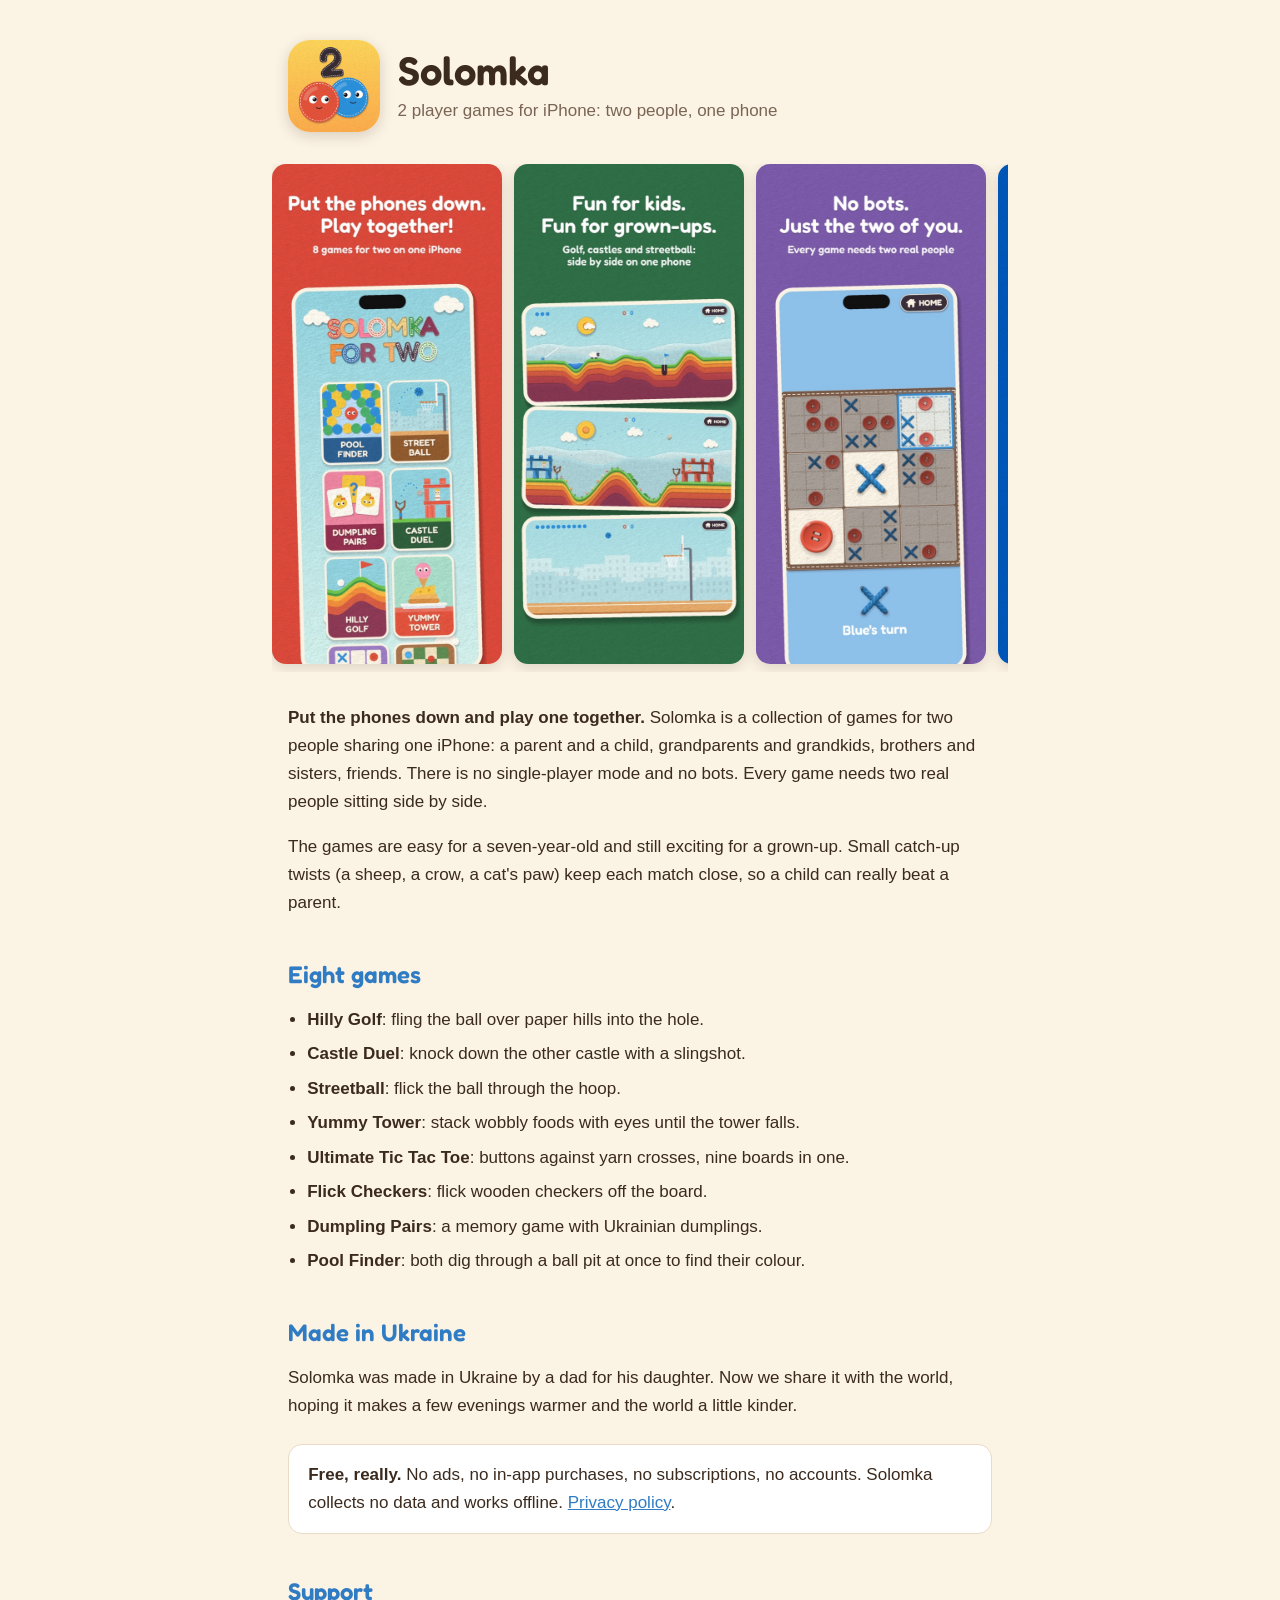
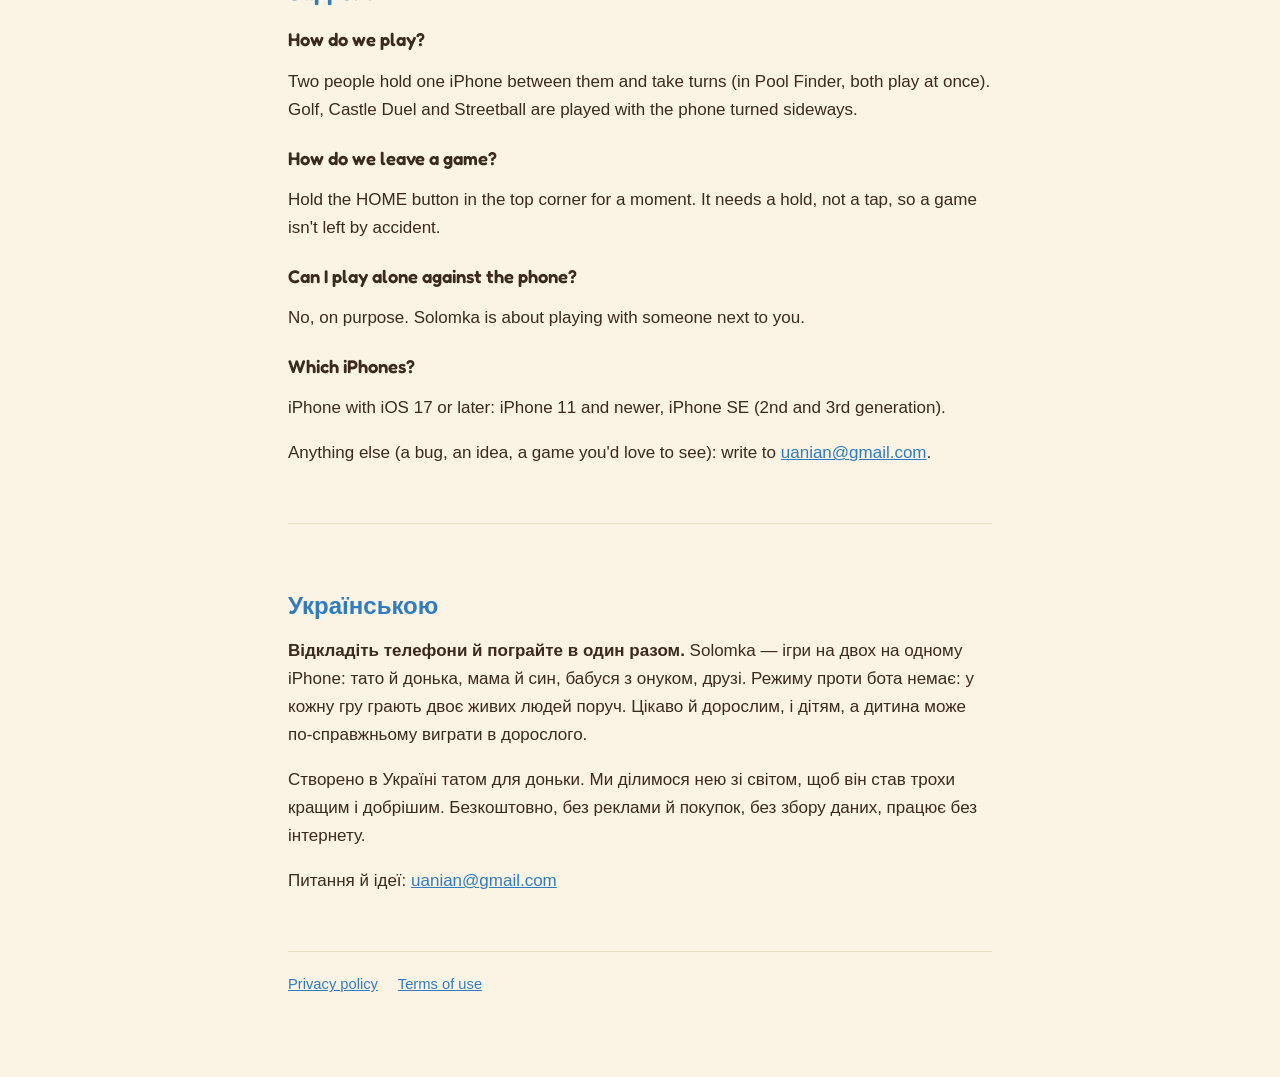
<file: index.html>
<!doctype html>
<html lang="en">
<head>
<meta charset="utf-8">
<meta name="viewport" content="width=device-width, initial-scale=1">
<title>Solomka: 2 Player Games</title>
<meta name="description" content="Eight handmade games for two people on one iPhone: a parent and a child, side by side. Free, no ads, no purchases, no bots.">
<link rel="stylesheet" href="style.css">
</head>
<body>
<main>

<div class="head">
  <img src="img/icon.png" alt="Solomka app icon: two felt friends and a big 2">
  <div>
    <h1>Solomka</h1>
    <p class="sub">2 player games for iPhone: two people, one phone</p>
  </div>
</div>

<div class="shots">
  <img src="img/shot_01.jpg" alt="Put the phones down. Play together! The start screen with eight games.">
  <img src="img/shot_02.jpg" alt="Fun for kids. Fun for grown-ups. Golf, castles and streetball.">
  <img src="img/shot_03.jpg" alt="No bots. Just the two of you. Ultimate Tic Tac Toe.">
  <img src="img/shot_06.jpg" alt="Made in Ukraine by a dad for his daughter. Dumpling Pairs.">
</div>

<p><strong>Put the phones down and play one together.</strong> Solomka is a collection of
games for two people sharing one iPhone: a parent and a child, grandparents and grandkids,
brothers and sisters, friends. There is no single-player mode and no bots. Every game needs
two real people sitting side by side.</p>

<p>The games are easy for a seven-year-old and still exciting for a grown-up. Small
catch-up twists (a sheep, a crow, a cat's paw) keep each match close, so a child can really
beat a parent.</p>

<h2>Eight games</h2>
<ul>
  <li><strong>Hilly Golf</strong>: fling the ball over paper hills into the hole.</li>
  <li><strong>Castle Duel</strong>: knock down the other castle with a slingshot.</li>
  <li><strong>Streetball</strong>: flick the ball through the hoop.</li>
  <li><strong>Yummy Tower</strong>: stack wobbly foods with eyes until the tower falls.</li>
  <li><strong>Ultimate Tic Tac Toe</strong>: buttons against yarn crosses, nine boards in one.</li>
  <li><strong>Flick Checkers</strong>: flick wooden checkers off the board.</li>
  <li><strong>Dumpling Pairs</strong>: a memory game with Ukrainian dumplings.</li>
  <li><strong>Pool Finder</strong>: both dig through a ball pit at once to find their colour.</li>
</ul>

<h2>Made in Ukraine</h2>
<p>Solomka was made in Ukraine by a dad for his daughter. Now we share it with the world,
hoping it makes a few evenings warmer and the world a little kinder.</p>

<div class="note"><strong>Free, really.</strong> No ads, no in-app purchases, no
subscriptions, no accounts. Solomka collects no data and works offline.
<a href="privacy.html">Privacy policy</a>.</div>

<h2>Support</h2>
<h3>How do we play?</h3>
<p>Two people hold one iPhone between them and take turns (in Pool Finder, both play at
once). Golf, Castle Duel and Streetball are played with the phone turned sideways.</p>
<h3>How do we leave a game?</h3>
<p>Hold the HOME button in the top corner for a moment. It needs a hold, not a tap, so a
game isn't left by accident.</p>
<h3>Can I play alone against the phone?</h3>
<p>No, on purpose. Solomka is about playing with someone next to you.</p>
<h3>Which iPhones?</h3>
<p>iPhone with iOS 17 or later: iPhone 11 and newer, iPhone SE (2nd and 3rd generation).</p>
<p>Anything else (a bug, an idea, a game you'd love to see): write to
<a href="mailto:uanian@gmail.com">uanian@gmail.com</a>.</p>

<section class="uk" lang="uk">
<h2>Українською</h2>
<p><strong>Відкладіть телефони й пограйте в один разом.</strong> Solomka — ігри на двох на
одному iPhone: тато й донька, мама й син, бабуся з онуком, друзі. Режиму проти бота немає:
у кожну гру грають двоє живих людей поруч. Цікаво й дорослим, і дітям, а дитина може
по-справжньому виграти в дорослого.</p>
<p>Створено в Україні татом для доньки. Ми ділимося нею зі світом, щоб він став трохи
кращим і добрішим. Безкоштовно, без реклами й покупок, без збору даних, працює без
інтернету.</p>
<p>Питання й ідеї: <a href="mailto:uanian@gmail.com">uanian@gmail.com</a></p>
</section>

<footer>
  <a href="privacy.html">Privacy policy</a>
  <a href="terms.html">Terms of use</a>
</footer>
</main>
</body>
</html>
</file>
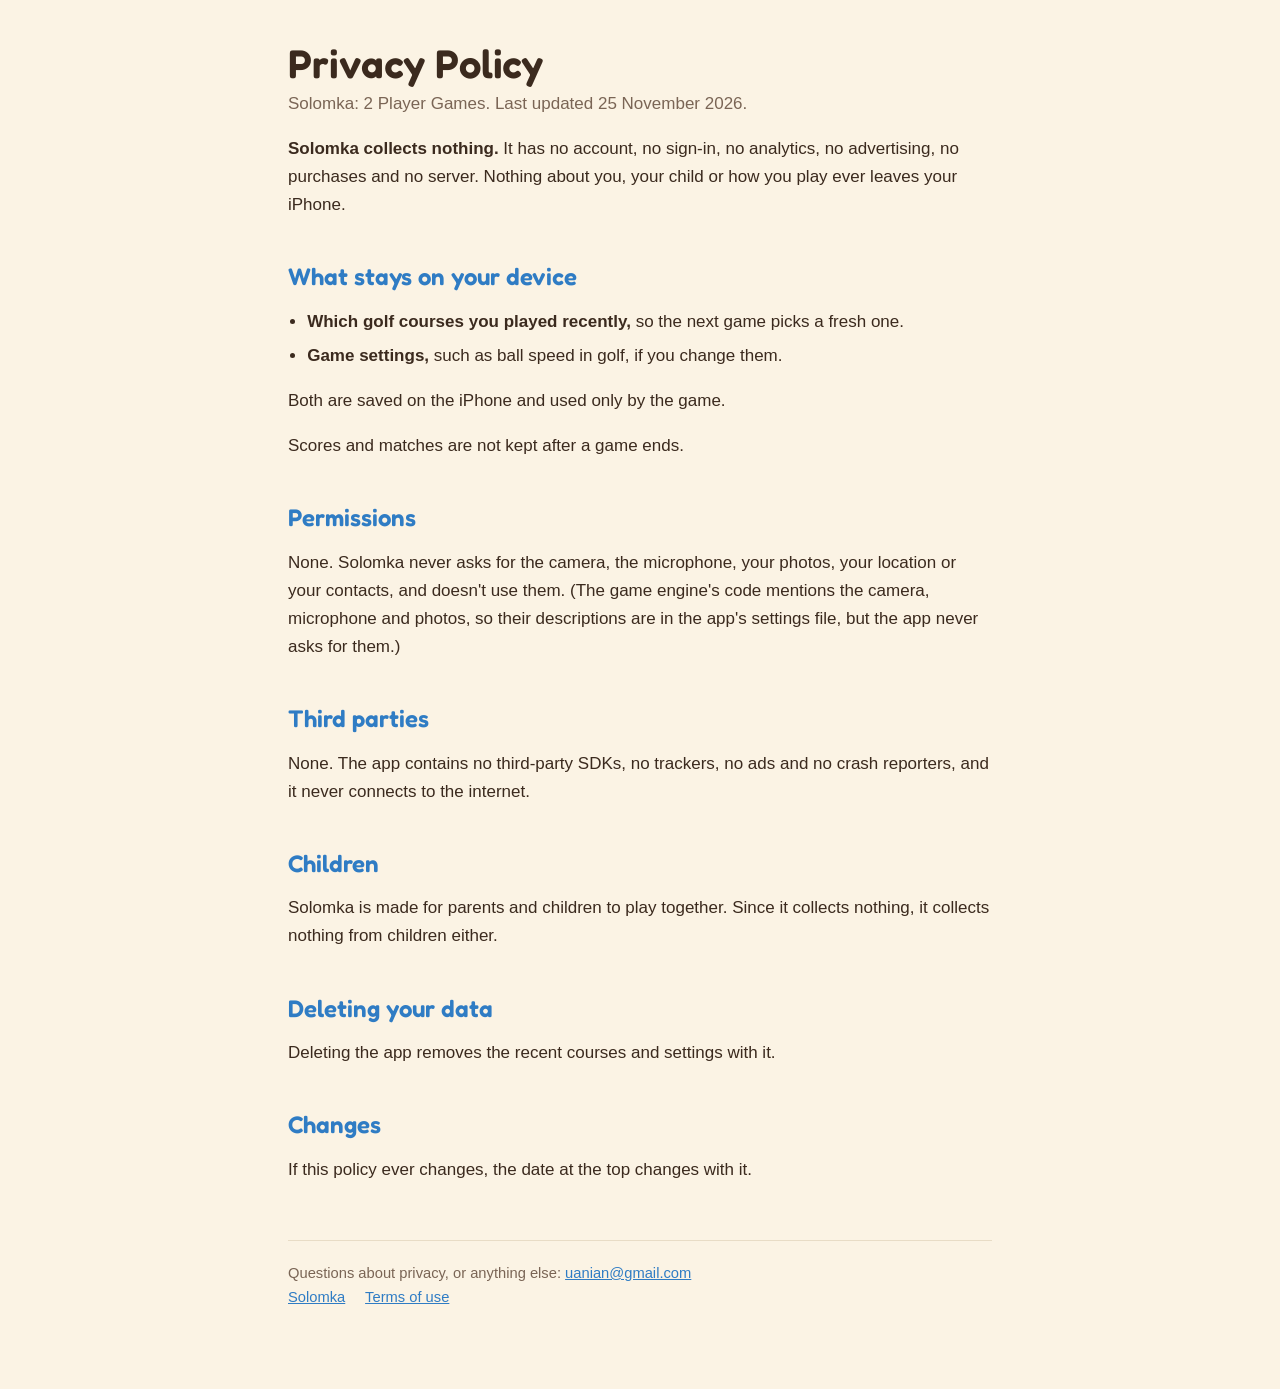
<file: privacy.html>
<!doctype html>
<html lang="en">
<head>
<meta charset="utf-8">
<meta name="viewport" content="width=device-width, initial-scale=1">
<title>Solomka — Privacy Policy</title>
<link rel="stylesheet" href="style.css">
</head>
<body>
<main>

<h1>Privacy Policy</h1>
<p class="sub">Solomka: 2 Player Games. Last updated 25 November 2026.</p>

<p><strong>Solomka collects nothing.</strong> It has no account, no sign-in, no analytics,
no advertising, no purchases and no server. Nothing about you, your child or how you play
ever leaves your iPhone.</p>

<h2>What stays on your device</h2>
<ul>
  <li><strong>Which golf courses you played recently,</strong> so the next game picks a
      fresh one.</li>
  <li><strong>Game settings,</strong> such as ball speed in golf, if you change them.</li>
</ul>
<p>Both are saved on the iPhone and used only by the game.</p>
<p>Scores and matches are not kept after a game ends.</p>

<h2>Permissions</h2>
<p>None. Solomka never asks for the camera, the microphone, your photos, your location or
your contacts, and doesn't use them. (The game engine's code mentions the camera,
microphone and photos, so their descriptions are in the app's settings file, but the app
never asks for them.)</p>

<h2>Third parties</h2>
<p>None. The app contains no third-party SDKs, no trackers, no ads and no crash reporters,
and it never connects to the internet.</p>

<h2>Children</h2>
<p>Solomka is made for parents and children to play together. Since it collects nothing,
it collects nothing from children either.</p>

<h2>Deleting your data</h2>
<p>Deleting the app removes the recent courses and settings with it.</p>

<h2>Changes</h2>
<p>If this policy ever changes, the date at the top changes with it.</p>

<footer>
  Questions about privacy, or anything else:
  <a href="mailto:uanian@gmail.com">uanian@gmail.com</a>
  <br><a href="index.html">Solomka</a> <a href="terms.html">Terms of use</a>
</footer>
</main>
</body>
</html>
</file>
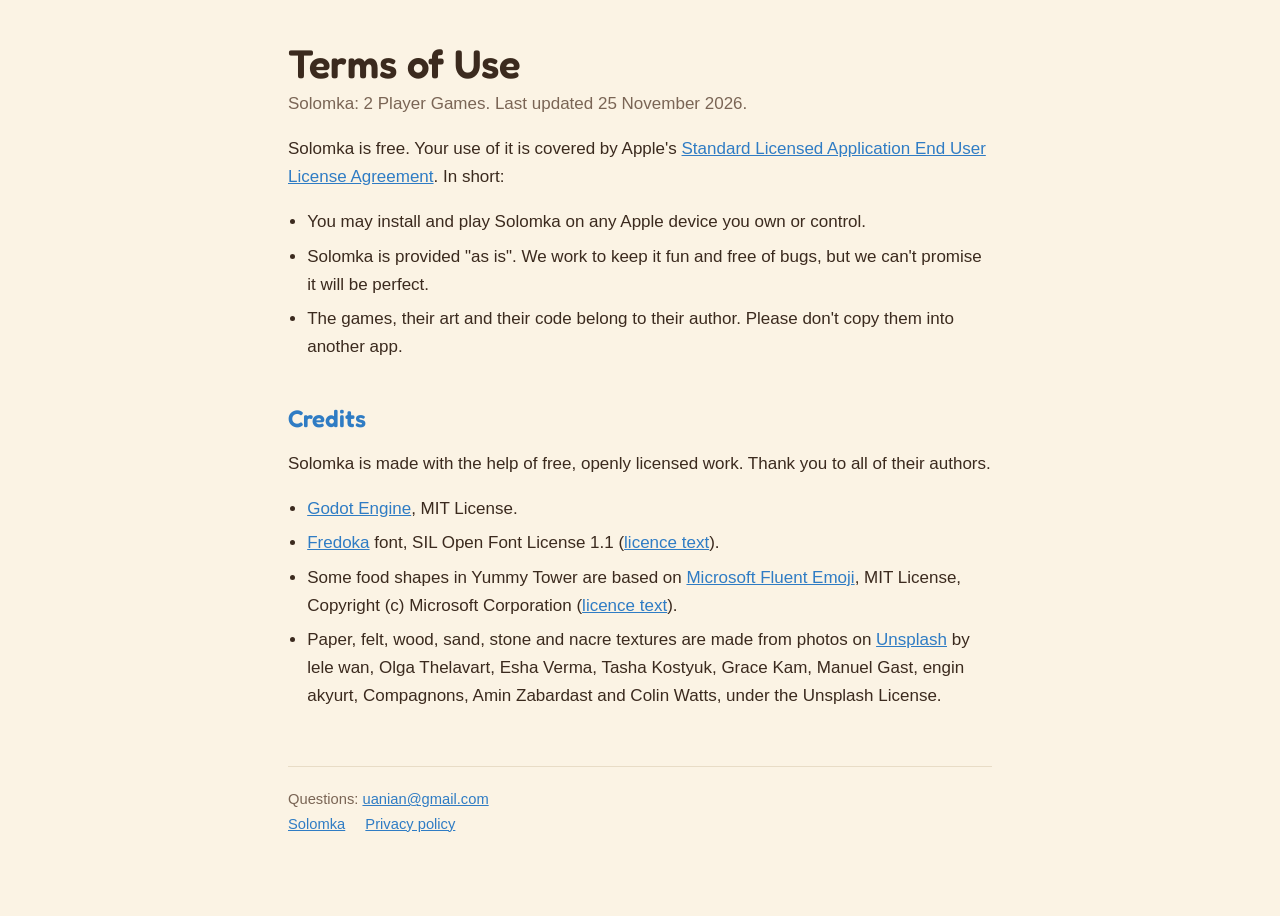
<file: terms.html>
<!doctype html>
<html lang="en">
<head>
<meta charset="utf-8">
<meta name="viewport" content="width=device-width, initial-scale=1">
<title>Solomka — Terms of Use</title>
<link rel="stylesheet" href="style.css">
</head>
<body>
<main>

<h1>Terms of Use</h1>
<p class="sub">Solomka: 2 Player Games. Last updated 25 November 2026.</p>

<p>Solomka is free. Your use of it is covered by Apple's
<a href="https://www.apple.com/legal/internet-services/itunes/dev/stdeula/">Standard
Licensed Application End User License Agreement</a>. In short:</p>
<ul>
  <li>You may install and play Solomka on any Apple device you own or control.</li>
  <li>Solomka is provided "as is". We work to keep it fun and free of bugs, but we can't
      promise it will be perfect.</li>
  <li>The games, their art and their code belong to their author.
      Please don't copy them into another app.</li>
</ul>

<h2>Credits</h2>
<p>Solomka is made with the help of free, openly licensed work. Thank you to all of their
authors.</p>
<ul>
  <li><a href="https://godotengine.org/license">Godot Engine</a>, MIT License.</li>
  <li><a href="https://fonts.google.com/specimen/Fredoka">Fredoka</a> font, SIL Open Font
      License 1.1 (<a href="fonts/OFL-Fredoka.txt">licence text</a>).</li>
  <li>Some food shapes in Yummy Tower are based on
      <a href="https://github.com/microsoft/fluentui-emoji">Microsoft Fluent Emoji</a>,
      MIT License, Copyright (c) Microsoft Corporation
      (<a href="licenses/fluent-emoji-LICENSE.txt">licence text</a>).</li>
  <li>Paper, felt, wood, sand, stone and nacre textures are made from photos on
      <a href="https://unsplash.com">Unsplash</a> by lele wan, Olga Thelavart, Esha Verma,
      Tasha Kostyuk, Grace Kam, Manuel Gast, engin akyurt, Compagnons, Amin Zabardast and Colin Watts,
      under the Unsplash License.</li>
</ul>

<footer>
  Questions: <a href="mailto:uanian@gmail.com">uanian@gmail.com</a>
  <br><a href="index.html">Solomka</a> <a href="privacy.html">Privacy policy</a>
</footer>
</main>
</body>
</html>
</file>
<file: style.css>
@font-face {
  font-family: "Fredoka";
  src: url("fonts/Fredoka.ttf") format("truetype");
  font-weight: 300 700;
  font-display: swap;
}
:root {
  --paper: #fbf3e4;
  --ink: #3b2a1e;
  --soft: #7a6555;
  --red: #d9493a;
  --blue: #2f7cc4;
  --line: #e8dcc6;
}
* { box-sizing: border-box; }
body {
  margin: 0; background: var(--paper); color: var(--ink);
  font: 17px/1.65 -apple-system, BlinkMacSystemFont, "Segoe UI", Helvetica, Arial, sans-serif;
}
main { margin: 0 auto; padding: 2.5rem 1rem 5rem; max-width: 46rem; }
h1, h2, h3 { font-family: "Fredoka", -apple-system, sans-serif; font-weight: 600; line-height: 1.15; }
h1 { font-size: 2.5rem; margin: 0 0 .25rem; }
h2 { font-size: 1.5rem; margin: 2.75rem 0 .75rem; color: var(--blue); }
h3 { font-size: 1.15rem; margin: 1.5rem 0 .4rem; }
a { color: var(--blue); }
strong { color: var(--ink); }
ul { padding-left: 1.2rem; }
li { margin: .4rem 0; }
.sub { color: var(--soft); margin: 0; }
.head { display: flex; align-items: center; gap: 1.1rem; }
.head img { width: 92px; height: 92px; border-radius: 22px; box-shadow: 0 4px 14px rgba(59, 42, 30, .18); }
.shots { display: flex; gap: .75rem; overflow-x: auto; margin: 2rem -1rem; padding: 0 1rem .5rem; scroll-snap-type: x mandatory; }
.shots img { width: 46%; max-width: 230px; flex: none; border-radius: 14px; scroll-snap-align: start;
  box-shadow: 0 4px 14px rgba(59, 42, 30, .15); }
.note { background: #fff; border: 1px solid var(--line); border-radius: 14px; padding: 1rem 1.2rem; margin: 1.5rem 0; }
.uk { margin-top: 3.5rem; padding-top: 1.5rem; border-top: 1px solid var(--line); }
footer { margin-top: 3.5rem; padding-top: 1.25rem; border-top: 1px solid var(--line); color: var(--soft); font-size: .92rem; }
footer a { margin-right: 1rem; }
</file>
